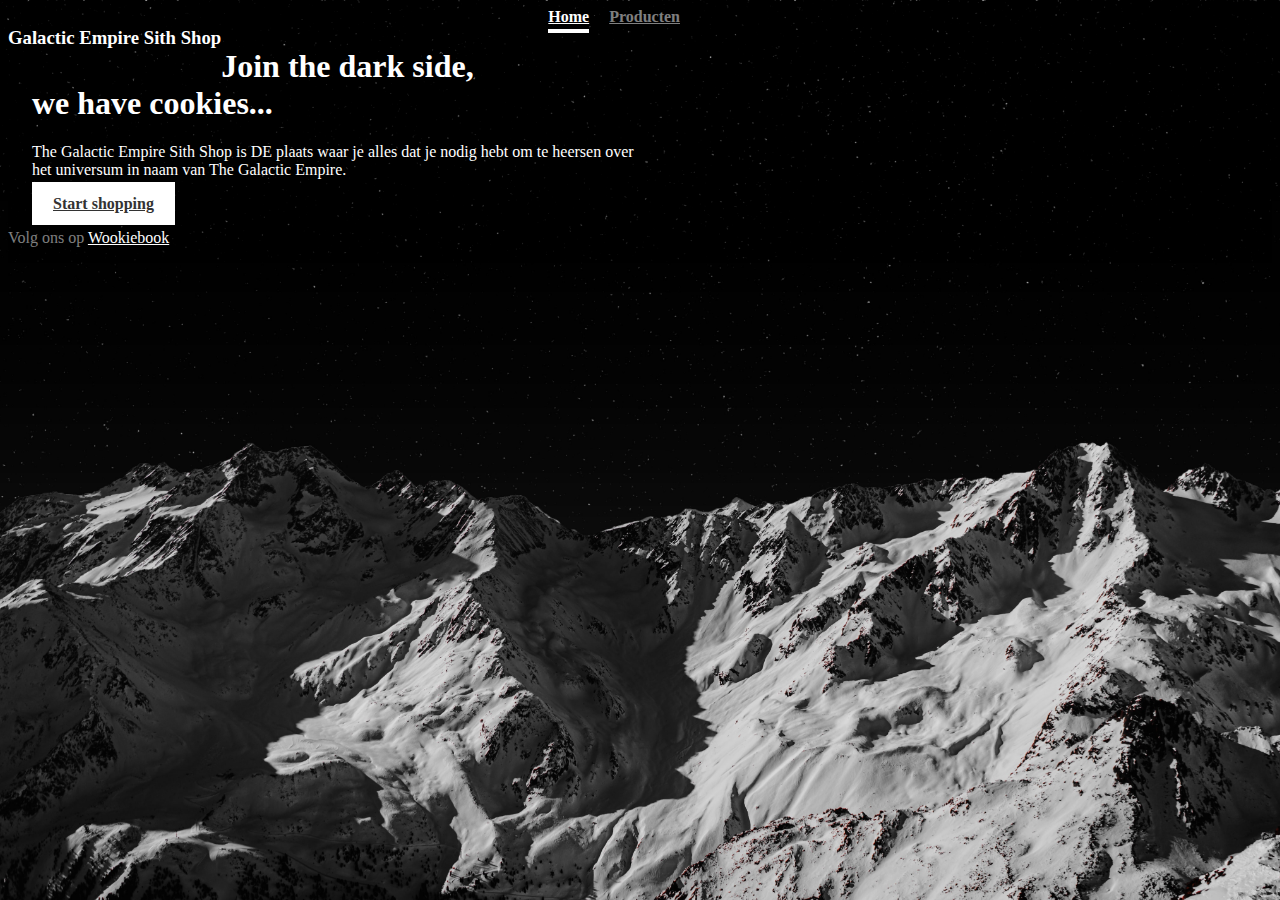
<file: index.html>
<!doctype html>
<html lang="nl">
  <head>
    <meta charset="utf-8">
    <meta name="viewport" content="width=device-width, initial-scale=1, shrink-to-fit=no">
    <title>Galactic Empire Sith Shop</title>
    <link rel="stylesheet" href="https://cdn.jsdelivr.net/npm/bootstrap@4.5.3/dist/css/bootstrap.min.css" integrity="sha384-TX8t27EcRE3e/ihU7zmQxVncDAy5uIKz4rEkgIXeMed4M0jlfIDPvg6uqKI2xXr2" crossorigin="anonymous">
    <link rel='icon' href='GESS.ico' type='image/x-icon'/>

    <style>
      .bd-placeholder-img {
        font-size: 1.125rem;
        text-anchor: middle;
        -webkit-user-select: none;
        -moz-user-select: none;
        -ms-user-select: none;
        user-select: none;
      }

      @media (min-width: 768px) {
        .bd-placeholder-img-lg {
          font-size: 3.5rem;
        }
      }
    </style>
    <!-- Custom styles for this template -->
    <link href="styles/cover.css" rel="stylesheet">
  </head>
  <body class="text-center">
    <div class="cover-container d-flex w-100 h-100 p-3 mx-auto flex-column">
  <header class="masthead mb-auto">
    <div class="inner">
      <h3 class="masthead-brand">Galactic Empire Sith Shop</h3>
      <nav class="nav nav-masthead justify-content-center">
        <a class="nav-link active" href="#">Home</a>
        <a class="nav-link" href="products.html">Producten</a>
      </nav>
    </div>
  </header>
  <main role="main" class="inner cover">
    <h1 class="cover-heading" style="margin-top:40px;">Join the dark side,</br> we have cookies...</h1>
    <p class="lead">The Galactic Empire Sith Shop is DE plaats waar je alles dat je nodig hebt om te heersen over het universum in naam van The Galactic Empire. </p>
    <p class="lead">
      <a href="products.html" class="btn btn-lg btn-secondary">Start shopping</a>
    </p>
  </main>

  <footer class="mastfoot mt-auto">
    <div class="inner">
      <p>Volg ons op <a href="wookiebook.html">Wookiebook</a></p>
    </div>
  </footer>
</div>
<script src="https://code.jquery.com/jquery-3.5.1.slim.min.js" integrity="sha384-DfXdz2htPH0lsSSs5nCTpuj/zy4C+OGpamoFVy38MVBnE+IbbVYUew+OrCXaRkfj" crossorigin="anonymous"></script>
<script src="https://cdn.jsdelivr.net/npm/bootstrap@4.5.3/dist/js/bootstrap.bundle.min.js" integrity="sha384-ho+j7jyWK8fNQe+A12Hb8AhRq26LrZ/JpcUGGOn+Y7RsweNrtN/tE3MoK7ZeZDyx" crossorigin="anonymous"></script>
</body>
</html>
</file>
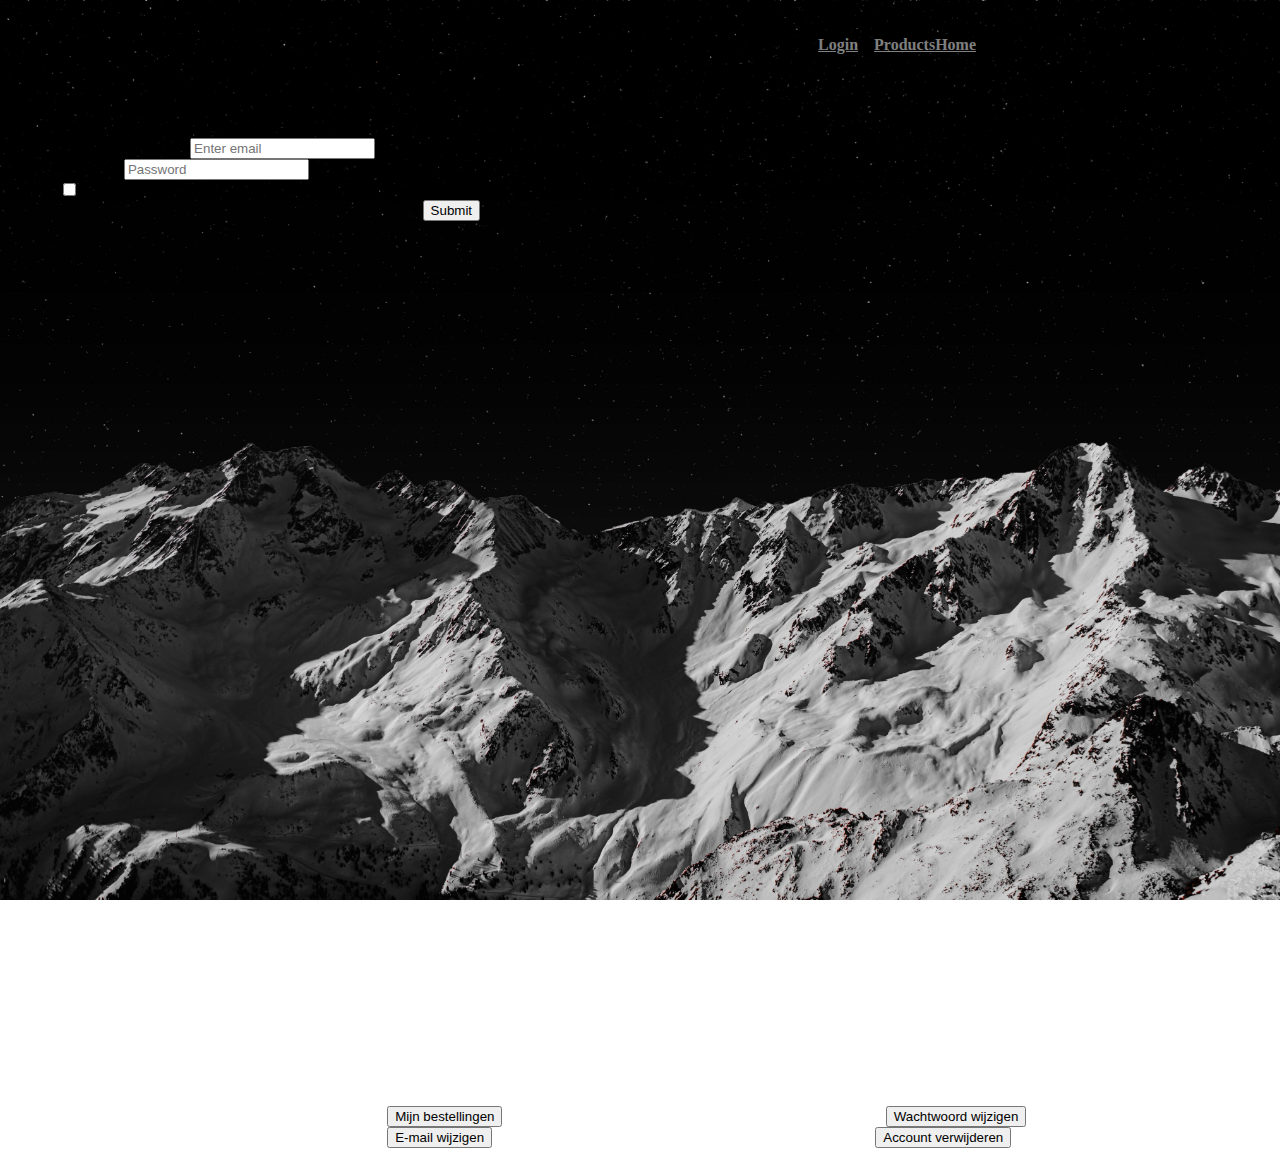
<file: account.html>
<!DOCTYPE html>
<html lang="nl" dir="ltr">
  <head>
    <meta charset="utf-8">
    <meta name="viewport" content="width=device-width, initial-scale=1, shrink-to-fit=no">
    <title>Galactic Empire Sith Shop</title>
    <link rel="stylesheet" href="https://cdn.jsdelivr.net/npm/bootstrap@4.5.3/dist/css/bootstrap.min.css" integrity="sha384-TX8t27EcRE3e/ihU7zmQxVncDAy5uIKz4rEkgIXeMed4M0jlfIDPvg6uqKI2xXr2" crossorigin="anonymous">
    <link rel="stylesheet" href="styles/account.css">
    <link rel='icon' href='GESS.ico' type='image/x-icon'/>
  </head>
  <body>
    <header class="masthead mb-auto">
      <div class="inner">
        <h3 class="masthead-brand text-light" style="text-align:center;">Galactic Empire Sith Shop</h3>
        <nav class="nav nav-masthead justify-content-center">
          <a class="nav-link" href="index.html">Home</a>
          <a class="nav-link" href="products.html">Products</a>
          <a class="nav-link" href="sign_in.php">Login</a>
        </nav>
      </div>
    </header>
    <h1 class="text-light">Welkom XXX</h1>
    <div class="velden">
      <h4 class="text-light">Wachtwoord wijzigen</h4>
      <form>
        <div class="form-group">
          <label for="exampleInputEmail1">Huidig wachtwoord</label>
          <input type="password" class="form-control" id="exampleInputEmail1" aria-describedby="emailHelp" placeholder="Enter email">
          <small id="emailHelp" class="form-text text-muted">We'll never share your email with anyone else.</small>
        </div>
        <div class="form-group">
          <label for="exampleInputPassword1">Password</label>
          <input type="password" class="form-control" id="exampleInputPassword1" placeholder="Password">
        </div>
        <div class="form-check">
          <input type="checkbox" class="form-check-input" id="exampleCheck1">
          <label class="form-check-label" for="exampleCheck1">Check me out</label>
        </div>
        <button type="submit" class="btn btn-primary">Submit</button>
      </form>
    </div>
    <div class="d-flex justify-content-left">
      <div class="btn-group-vertical">
        <button type="button" name="button" class="btn btn-primary" style="margin-top: 70%; margin-left: 30%;">Mijn bestellingen</button>
        <button type="button" name="button" class="btn btn-primary">Wachtwoord wijzigen</button>
        <button type="button" name="button" class="btn btn-primary">E-mail wijzigen</button>
        <button type="button" name="button" class="btn btn-primary">Account verwijderen</button>
      </div>
    </div>
    <script src="https://code.jquery.com/jquery-3.5.1.slim.min.js" integrity="sha384-DfXdz2htPH0lsSSs5nCTpuj/zy4C+OGpamoFVy38MVBnE+IbbVYUew+OrCXaRkfj" crossorigin="anonymous"></script>
    <script src="https://cdn.jsdelivr.net/npm/bootstrap@4.5.3/dist/js/bootstrap.bundle.min.js" integrity="sha384-ho+j7jyWK8fNQe+A12Hb8AhRq26LrZ/JpcUGGOn+Y7RsweNrtN/tE3MoK7ZeZDyx" crossorigin="anonymous"></script>
  </body>
</html>
</file>
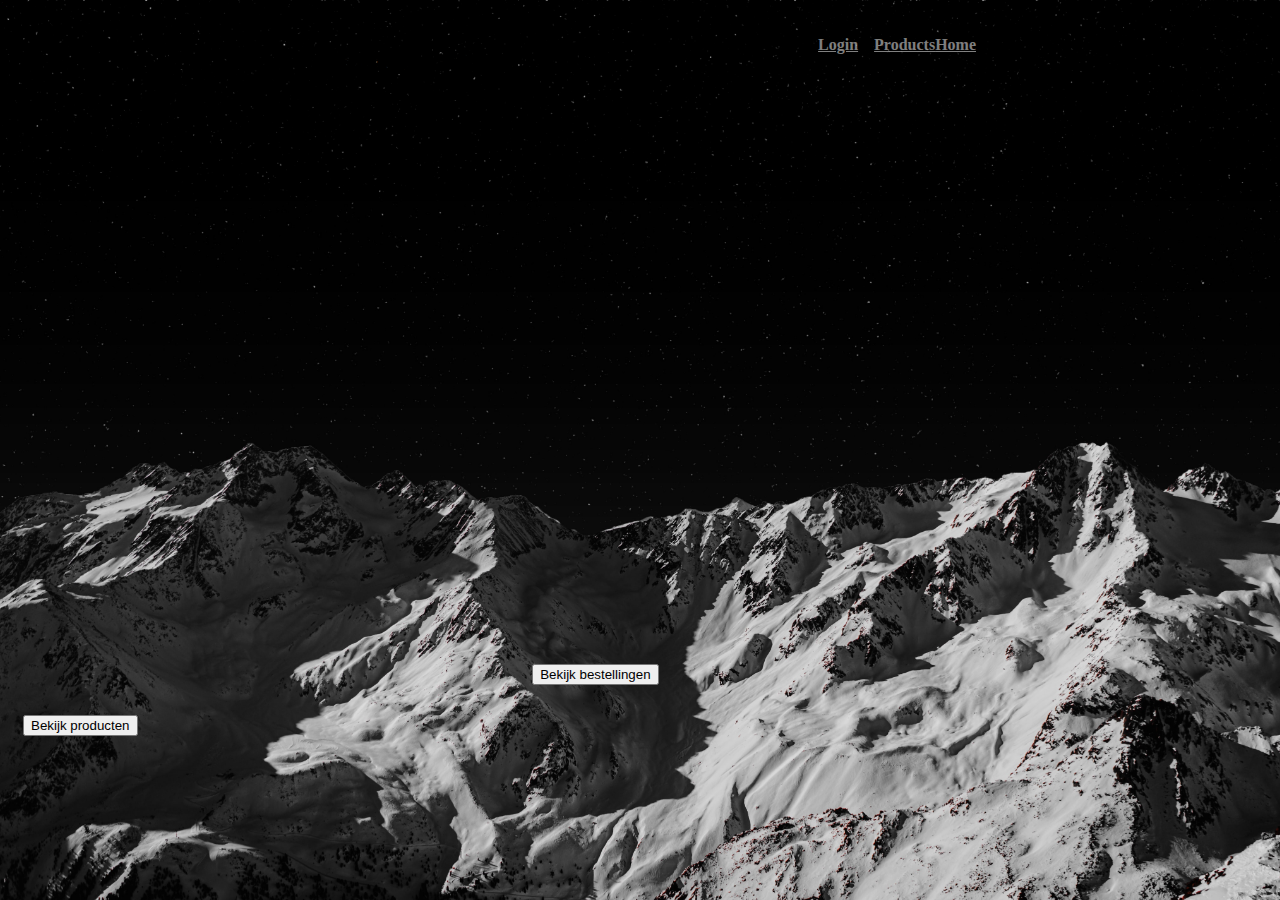
<file: dashboard.html>
<!DOCTYPE html>
<html lang="nl" dir="ltr">
  <head>
    <meta charset="utf-8">
    <meta name="viewport" content="width=device-width, initial-scale=1, shrink-to-fit=no">
    <title>Galactic Empire Sith Shop</title>
    <link rel="stylesheet" href="https://cdn.jsdelivr.net/npm/bootstrap@4.5.3/dist/css/bootstrap.min.css" integrity="sha384-TX8t27EcRE3e/ihU7zmQxVncDAy5uIKz4rEkgIXeMed4M0jlfIDPvg6uqKI2xXr2" crossorigin="anonymous">
    <link rel='icon' href='GESS.ico' type='image/x-icon'/>
    <link rel="stylesheet" href="styles/dashboard.css">
  </head>
  <body>
    <header class="masthead mb-auto">
      <div class="inner">
        <h3 class="masthead-brand text-light" style="text-align:center;">Galactic Empire Sith Shop</h3>
        <nav class="nav nav-masthead justify-content-center">
          <a class="nav-link" href="index.html">Home</a>
          <a class="nav-link" href="products.html">Products</a>
          <a class="nav-link" href="sign_in.php">Login</a>
        </nav>
      </div>
    </header>
    <div class="d-flex justify-content-center">
      <div class="btn-group-vertical">
        <button type="button" name="button" class="btn btn-primary" style="margin-top:50%;">Bekijk bestellingen</button>
        <button type="button" name="button" class="btn btn-primary">Bekijk producten</button>
      </div>
    </div>
    <script src="https://code.jquery.com/jquery-3.5.1.slim.min.js" integrity="sha384-DfXdz2htPH0lsSSs5nCTpuj/zy4C+OGpamoFVy38MVBnE+IbbVYUew+OrCXaRkfj" crossorigin="anonymous"></script>
    <script src="https://cdn.jsdelivr.net/npm/bootstrap@4.5.3/dist/js/bootstrap.bundle.min.js" integrity="sha384-ho+j7jyWK8fNQe+A12Hb8AhRq26LrZ/JpcUGGOn+Y7RsweNrtN/tE3MoK7ZeZDyx" crossorigin="anonymous"></script>
  </body>
</html>
</file>
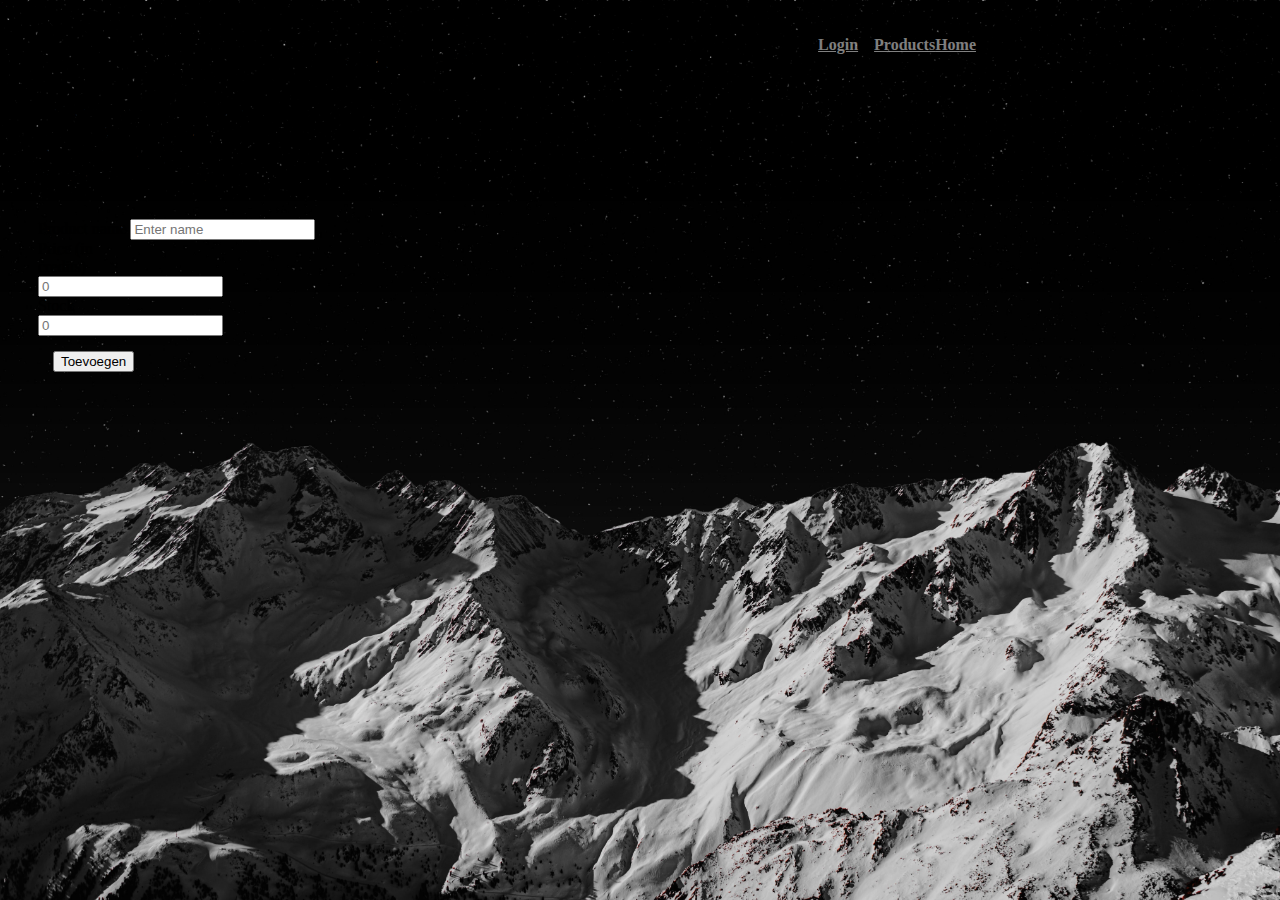
<file: edit_products.html>
<!DOCTYPE html>
<html lang="nl" dir="ltr">
  <head>
    <meta charset="utf-8">
    <meta name="viewport" content="width=device-width, initial-scale=1, shrink-to-fit=no">
    <title>Galactic Empire Sith Shop</title>
    <link rel="stylesheet" href="https://cdn.jsdelivr.net/npm/bootstrap@4.5.3/dist/css/bootstrap.min.css" integrity="sha384-TX8t27EcRE3e/ihU7zmQxVncDAy5uIKz4rEkgIXeMed4M0jlfIDPvg6uqKI2xXr2" crossorigin="anonymous">
    <link rel='icon' href='GESS.ico' type='image/x-icon'/>
    <link rel="stylesheet" href="styles/edit_products.css">
  </head>
  <body>
    <header class="masthead mb-auto">
      <div class="inner">
        <h3 class="masthead-brand text-light" style="text-align:center;">Galactic Empire Sith Shop</h3>
        <nav class="nav nav-masthead justify-content-center">
          <a class="nav-link" href="index.html">Home</a>
          <a class="nav-link" href="products.html">Products</a>
          <a class="nav-link" href="sign_in.php">Login</a>
        </nav>
      </div>
    </header>
    <h1 class="text-light">Products</h1>
    <div>
      <table class="table table-hover table-dark" style="margin:30px;">
        <thead>
          <tr>
            <th scope="col">#</th>
            <th scope="col">Name</th>
            <th scope="col">Price</th>
            <th scope="col">Amount sold</th>
          </tr>
        </thead>
        <tbody>
          <tr>
            <th scope="row">1</th>
            <td>Mark</td>
            <td>Otto</td>
            <td>@mdo</td>
          </tr>
          <tr>
            <th scope="row">2</th>
            <td>Jacob</td>
            <td>Thornton</td>
            <td>@fat</td>
          </tr>
          <tr>
            <th scope="row">3</th>
            <td colspan="2">Larry the Bird</td>
            <td>@twitter</td>
          </tr>
        </tbody>
      </table>
    </div>
    <form style="max-width: 75%; margin: 30px;">
      <div class="form-group">
        <label for="product_name" class="text-light">Product name</label>
        <input type="text" class="form-control" id="product_name" placeholder="Enter name">
      </div>
      <div class="form-group" style="max-width:10%;">
        <label for="price" class="text-light">Price (in credits)</label>
        <input type="number" class="form-control" id="price" placeholder="0">
      </div>
      <div class="form-group" style="max-width:10%;">
        <label for="stock" class="text-light">Stock</label>
        <input type="number" class="form-control" id="stock" placeholder="0">
      </div>
      <button type="submit" class="btn btn-primary">Toevoegen</button>
    </form>
    <script src="https://code.jquery.com/jquery-3.5.1.slim.min.js" integrity="sha384-DfXdz2htPH0lsSSs5nCTpuj/zy4C+OGpamoFVy38MVBnE+IbbVYUew+OrCXaRkfj" crossorigin="anonymous"></script>
    <script src="https://cdn.jsdelivr.net/npm/bootstrap@4.5.3/dist/js/bootstrap.bundle.min.js" integrity="sha384-ho+j7jyWK8fNQe+A12Hb8AhRq26LrZ/JpcUGGOn+Y7RsweNrtN/tE3MoK7ZeZDyx" crossorigin="anonymous"></script>
  </body>
</html>
</file>
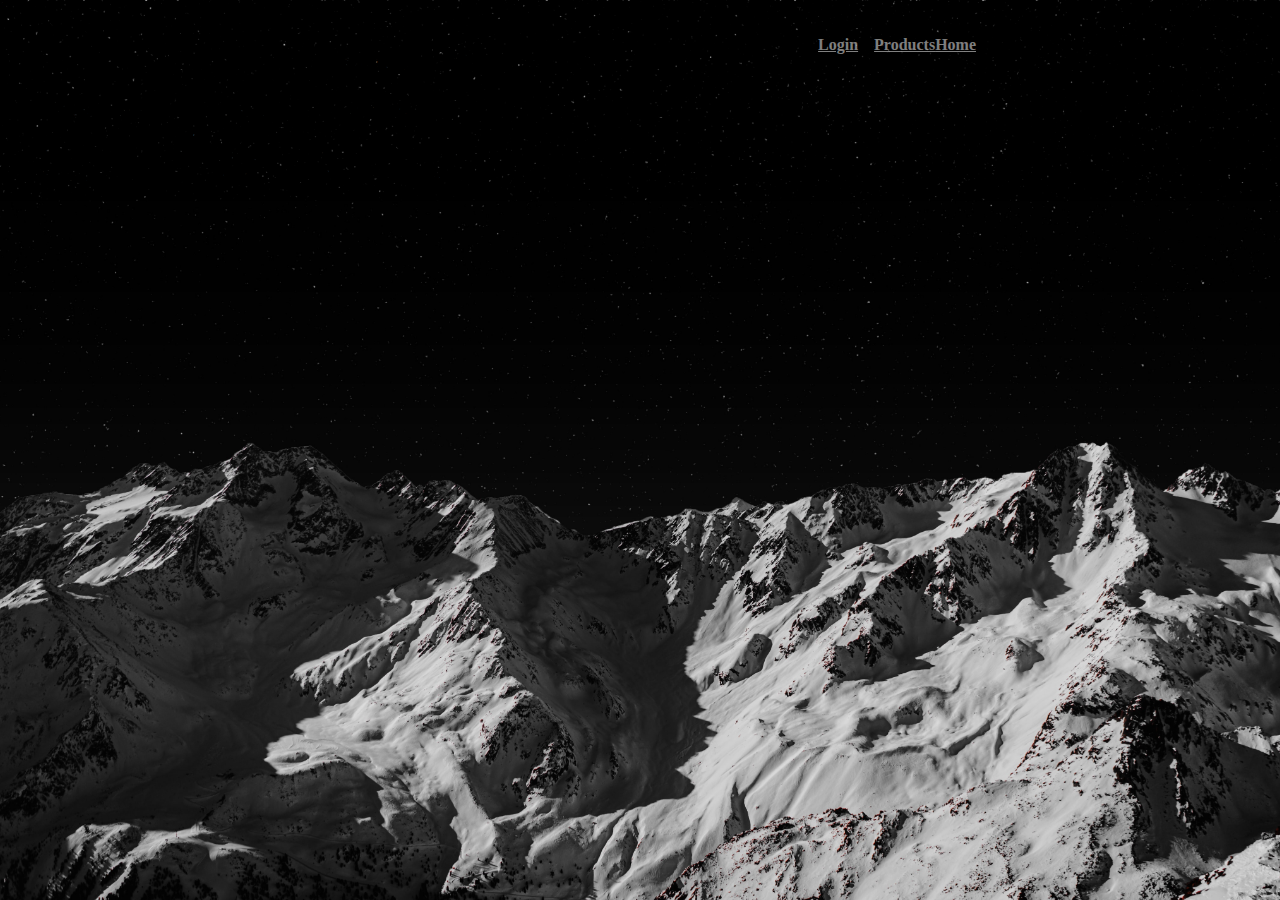
<file: orders.html>
<!DOCTYPE html>
<html lang="nl" dir="ltr">
  <head>
    <meta charset="utf-8">
    <meta name="viewport" content="width=device-width, initial-scale=1, shrink-to-fit=no">
    <title>Galactic Empire Sith Shop</title>
    <link rel="stylesheet" href="https://cdn.jsdelivr.net/npm/bootstrap@4.5.3/dist/css/bootstrap.min.css" integrity="sha384-TX8t27EcRE3e/ihU7zmQxVncDAy5uIKz4rEkgIXeMed4M0jlfIDPvg6uqKI2xXr2" crossorigin="anonymous">
    <link rel='icon' href='GESS.ico' type='image/x-icon'/>
    <link rel="stylesheet" href="styles/edit_products.css">
  </head>
  <body>
    <header class="masthead mb-auto">
      <div class="inner">
        <h3 class="masthead-brand text-light" style="text-align:center;">Galactic Empire Sith Shop</h3>
        <nav class="nav nav-masthead justify-content-center">
          <a class="nav-link" href="index.html">Home</a>
          <a class="nav-link" href="products.html">Products</a>
          <a class="nav-link" href="sign_in.php">Login</a>
        </nav>
      </div>
    </header>
    <h1 class="text-light">Orders</h1>
    <div>
      <table class="table table-hover table-dark" style="margin:30px;">
        <thead>
          <tr>
            <th scope="col">#</th>
            <th scope="col">Customer name</th>
            <th scope="col">Article</th>
            <th scope="col">Price per piece</th>
            <th scope="col">Amount sold</th>
            <th scope="col">Total</th>
          </tr>
        </thead>
        <tbody>
          <tr>
            <th scope="row">1</th>
            <td>Mark</td>
            <td>Otto</td>
            <td>20000</td>
            <td>5</td>
            <td>100000</td>
          </tr>
          <tr>
            <th scope="row">1</th>
            <td>Mark</td>
            <td>Otto</td>
            <td>20000</td>
            <td>5</td>
            <td>100000</td>
          </tr>
          <tr>
            <th scope="row">1</th>
            <td>Mark</td>
            <td>Otto</td>
            <td>20000</td>
            <td>5</td>
            <td>100000</td>
          </tr>
        </tbody>
      </table>
    </div>
    <script src="https://code.jquery.com/jquery-3.5.1.slim.min.js" integrity="sha384-DfXdz2htPH0lsSSs5nCTpuj/zy4C+OGpamoFVy38MVBnE+IbbVYUew+OrCXaRkfj" crossorigin="anonymous"></script>
    <script src="https://cdn.jsdelivr.net/npm/bootstrap@4.5.3/dist/js/bootstrap.bundle.min.js" integrity="sha384-ho+j7jyWK8fNQe+A12Hb8AhRq26LrZ/JpcUGGOn+Y7RsweNrtN/tE3MoK7ZeZDyx" crossorigin="anonymous"></script>
  </body>
</html>
</file>
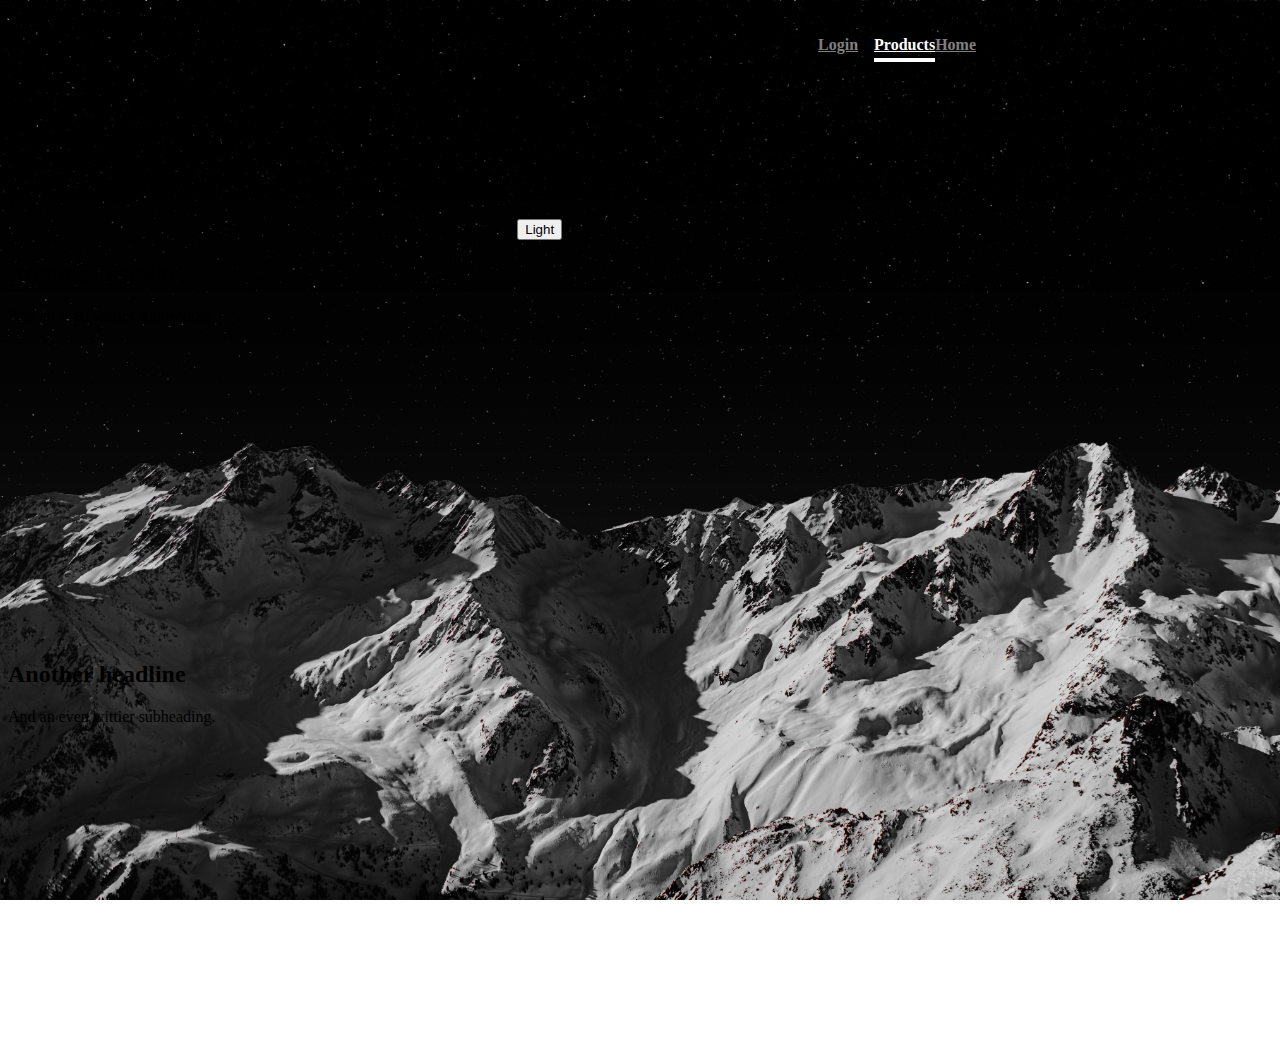
<file: products.html>
<!doctype html>
<html lang="en">
  <head>
    <meta charset="utf-8">
    <meta name="viewport" content="width=device-width, initial-scale=1, shrink-to-fit=no">
    <title>Galactic Empire Sith Shop</title>
    <link rel="stylesheet" href="https://cdn.jsdelivr.net/npm/bootstrap@4.5.3/dist/css/bootstrap.min.css" integrity="sha384-TX8t27EcRE3e/ihU7zmQxVncDAy5uIKz4rEkgIXeMed4M0jlfIDPvg6uqKI2xXr2" crossorigin="anonymous">
    <link rel='icon' href='GESS.ico' type='image/x-icon'/>

    <style>
      .bd-placeholder-img {
        font-size: 1.125rem;
        text-anchor: middle;
        -webkit-user-select: none;
        -moz-user-select: none;
        -ms-user-select: none;
        user-select: none;
      }

      @media (min-width: 768px) {
        .bd-placeholder-img-lg {
          font-size: 3.5rem;
        }
      }
    </style>
    <!-- Custom styles for this template -->
    <link href="styles/product.css" rel="stylesheet">
  </head>
  <body>
  <header class="masthead mb-auto">
    <div class="inner">
      <h3 class="masthead-brand text-light" style="text-align:center;">Galactic Empire Sith Shop</h3>
      <nav class="nav nav-masthead justify-content-center">
        <a class="nav-link" href="index.html">Home</a>
        <a class="nav-link active" href="products.html">Products</a>
        <a class="nav-link" href="sign_in.php">Login</a>
      </nav>
    </div>
  </header>

<div class="position-relative overflow-hidden p-3 p-md-5 m-md-3 text-center">
  <div class="col-md-5 p-lg-5 mx-auto my-5">
    <h1 class="display-4 font-weight-normal text-light">Welcome to our store</h1>
    <p class="lead font-weight-normal text-light">And an even wittier subheading to boot. Jumpstart your marketing efforts with this example based on Apple’s marketing pages.</p>
    <button type="button" class="btn btn-outline-light">Light</button>
  </div>
</div>

<div class="d-md-flex flex-md-equal w-100 my-md-3 pl-md-3">
  <div class="bg-dark mr-md-3 pt-3 px-3 pt-md-5 px-md-5 text-center text-white overflow-hidden">
    <div class="my-3 py-3">
      <h2 class="display-5">Another headline</h2>
      <p class="lead">And an even wittier subheading.</p>
    </div>
    <div class="bg-light shadow-sm mx-auto" style="width: 80%; height: 300px; border-radius: 21px 21px 0 0;"></div>
  </div>
  <div class="bg-dark mr-md-3 pt-3 px-3 pt-md-5 px-md-5 text-center text-white overflow-hidden">
    <div class="my-3 py-3">
      <h2 class="display-5">Another headline</h2>
      <p class="lead">And an even wittier subheading.</p>
    </div>
    <div class="bg-light shadow-sm mx-auto" style="width: 80%; height: 300px; border-radius: 21px 21px 0 0;"></div>
  </div>
</div>
<script src="https://code.jquery.com/jquery-3.5.1.slim.min.js" integrity="sha384-DfXdz2htPH0lsSSs5nCTpuj/zy4C+OGpamoFVy38MVBnE+IbbVYUew+OrCXaRkfj" crossorigin="anonymous"></script>
<script src="https://cdn.jsdelivr.net/npm/bootstrap@4.5.3/dist/js/bootstrap.bundle.min.js" integrity="sha384-ho+j7jyWK8fNQe+A12Hb8AhRq26LrZ/JpcUGGOn+Y7RsweNrtN/tE3MoK7ZeZDyx" crossorigin="anonymous"></script>
</body>
</html>
</file>
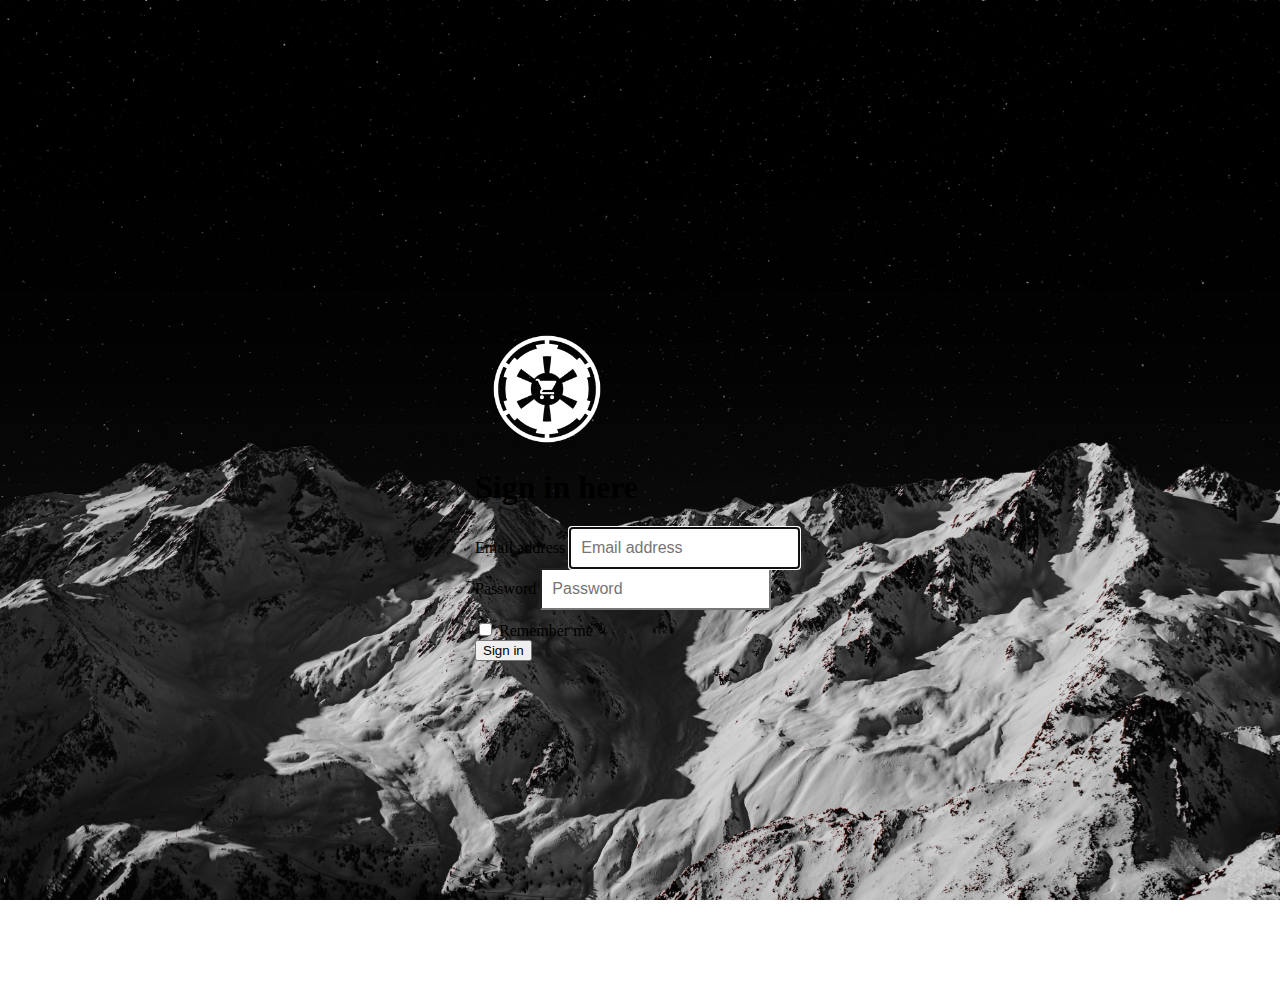
<file: sign_in.html>
<!doctype html>
<html lang="en">
  <head>
    <meta charset="utf-8">
    <meta name="viewport" content="width=device-width, initial-scale=1, shrink-to-fit=no">
    <meta name="description" content="">
    <meta name="author" content="Mark Otto, Jacob Thornton, and Bootstrap contributors">
    <meta name="generator" content="Jekyll v4.1.1">
    <title>Signin</title>
    <link rel="stylesheet" href="https://cdn.jsdelivr.net/npm/bootstrap@4.5.3/dist/css/bootstrap.min.css" integrity="sha384-TX8t27EcRE3e/ihU7zmQxVncDAy5uIKz4rEkgIXeMed4M0jlfIDPvg6uqKI2xXr2" crossorigin="anonymous">
    <link rel='icon' href='GESS.ico' type='image/x-icon'/>

    <style>
      .bd-placeholder-img {
        font-size: 1.125rem;
        text-anchor: middle;
        -webkit-user-select: none;
        -moz-user-select: none;
        -ms-user-select: none;
        user-select: none;
      }

      @media (min-width: 768px) {
        .bd-placeholder-img-lg {
          font-size: 3.5rem;
        }
      }
    </style>
    <!-- Custom styles for this template -->
    <link href="styles/signin.css" rel="stylesheet">
  </head>
  <body class="text-center">
    <form class="form-signin">
  <img class="mb-4" src="images/GESS_logo_light.png" alt="" width="144" height="108">
  <h1 class="h3 mb-3 font-weight-normal text-light">Sign in here</h1>
  <label for="inputEmail" class="sr-only text-light">Email address</label>
  <input type="email" id="inputEmail" class="form-control" placeholder="Email address" required autofocus>
  <label for="inputPassword" class="sr-only">Password</label>
  <input type="password" id="inputPassword" class="form-control" placeholder="Password" required>
  <div class="checkbox mb-3">
    <label class="text-light">
      <input type="checkbox" value="remember-me"> Remember me
    </label>
  </div>
  <button class="btn btn-outline-light btn-lg" type="submit">Sign in</button>
</form>
<script src="https://code.jquery.com/jquery-3.5.1.slim.min.js" integrity="sha384-DfXdz2htPH0lsSSs5nCTpuj/zy4C+OGpamoFVy38MVBnE+IbbVYUew+OrCXaRkfj" crossorigin="anonymous"></script>
<script src="https://cdn.jsdelivr.net/npm/bootstrap@4.5.3/dist/js/bootstrap.bundle.min.js" integrity="sha384-ho+j7jyWK8fNQe+A12Hb8AhRq26LrZ/JpcUGGOn+Y7RsweNrtN/tE3MoK7ZeZDyx" crossorigin="anonymous"></script>
</body>
</html>
</file>
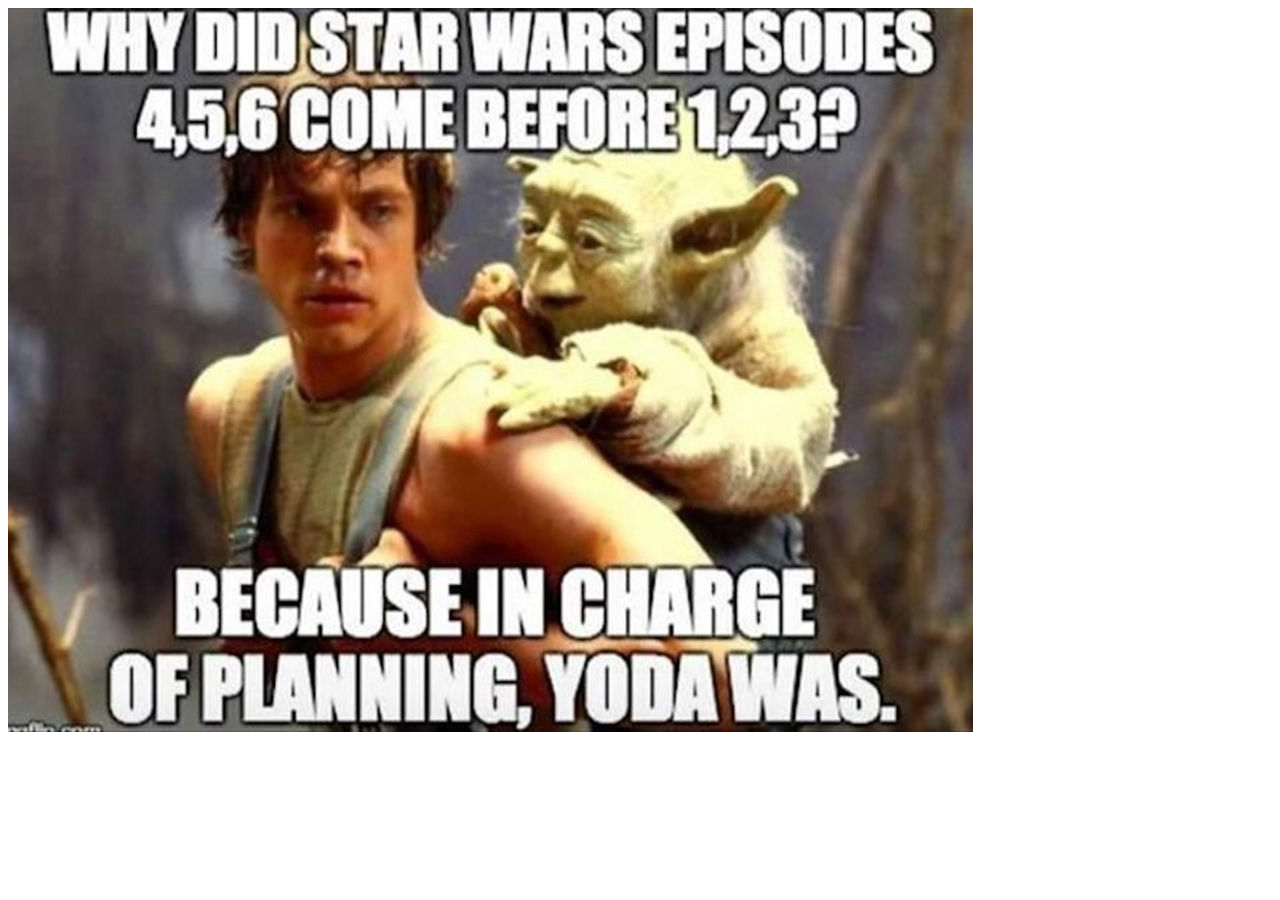
<file: wookiebook.html>
<!DOCTYPE html>
<html lang="en" dir="ltr">
  <head>
    <meta charset="utf-8">
    <title>Wookiebook</title>
    <link rel='icon' href='GESS.ico' type='image/x-icon'/>
  </head>
  <body>
    <img src="images/yodameme.jpg" alt="Here once stood a Yoda meme">
  </body>
</html>
</file>
<file: styles/cover.css>
/*
 * Globals
 */

/* Links */
a,
a:focus,
a:hover {
  color: #fff;
}

/* Custom default button */
.btn-secondary,
.btn-secondary:hover,
.btn-secondary:focus {
  color: #333;
  text-shadow: none; /* Prevent inheritance from `body` */
  background-color: #fff;
  border: .05rem solid #fff;
}


/*
 * Base structure
 */

html,
body {
  background: url(../images/spacemountain.jpg) no-repeat center center fixed;
  -webkit-background-size: cover;
  -moz-background-size: cover;
  -o-background-size: cover;
}

body {
  display: -ms-flexbox;
  display: flex;
  color: #fff;
  text-shadow: 0 .05rem .1rem rgba(0, 0, 0, .5);
  box-shadow: inset 0 0 5rem rgba(0, 0, 0, .5);
}

.cover-container {
  max-width: 42em;
}


/*
 * Header
 */
.masthead {
  margin-bottom: 2rem;
}

.masthead-brand {
  margin-bottom: 0;
}

.nav-masthead .nav-link {
  padding: .25rem 0;
  font-weight: 700;
  color: rgba(255, 255, 255, .5);
  background-color: transparent;
  border-bottom: .25rem solid transparent;
}

.nav-masthead .nav-link:hover,
.nav-masthead .nav-link:focus {
  border-bottom-color: rgba(255, 255, 255, .25);
}

.nav-masthead .nav-link + .nav-link {
  margin-left: 1rem;
}

.nav-masthead .active {
  color: #fff;
  border-bottom-color: #fff;
}

@media (min-width: 48em) {
  .masthead-brand {
    float: left;
  }
  .nav-masthead {
    float: right;
  }
}


/*
 * Cover
 */
.cover {
  padding: 0 1.5rem;
}
.cover .btn-lg {
  padding: .75rem 1.25rem;
  font-weight: 700;
}


/*
 * Footer
 */
.mastfoot {
  color: rgba(255, 255, 255, .5);
}
</file>
<file: styles/account.css>
body {
  background: url(../images/spacemountain.jpg) no-repeat center center fixed;
  -webkit-background-size: cover;
  -moz-background-size: cover;
  -o-background-size: cover;
}

h1 {
  margin-top: 30px;
  margin-left: 4%;
}


button {
  margin-left: 30%;
}

.velden {
  margin-top: 30px;
  margin-left: 4%;
}

.inner{
  max-width: 42em;
  margin-left: auto;
  margin-right: auto;
}

/*
 * Custom translucent site header
 */

.site-header {
  background-color: rgba(52, 58, 64, .85);
  -webkit-backdrop-filter: saturate(180%) blur(20px);
  backdrop-filter: saturate(180%) blur(20px);
}
.site-header a {
  color: rgba(52, 58, 64, .85);
  transition: ease-in-out color .15s;
}
.site-header a:hover {
  color: #fff;
  text-decoration: none;
}

/*
 * Header
 */
.masthead {
  margin-bottom: 2rem;
}

.masthead-brand {
  margin-bottom: 0;
  float: left;
}

.nav-masthead .nav-link {
  padding: .25rem 0;
  font-weight: 700;
  color: rgba(255, 255, 255, .5);
  background-color: transparent;
  border-bottom: .25rem solid transparent;
  float: right;
}

.nav-masthead .nav-link:hover,
.nav-masthead .nav-link:focus {
  border-bottom-color: rgba(255, 255, 255, .25);
}

.nav-masthead .nav-link + .nav-link {
  margin-left: 1rem;
}

.nav-masthead .active {
  color: #fff;
  border-bottom-color: #fff;
}
</file>
<file: styles/dashboard.css>
body {
  background: url(../images/spacemountain.jpg) no-repeat center center fixed;
  -webkit-background-size: cover;
  -moz-background-size: cover;
  -o-background-size: cover;
}

button {
  margin: 15px;
}

.inner{
  max-width: 42em;
  margin-left: auto;
  margin-right: auto;
}

/*
 * Custom translucent site header
 */

.site-header {
  background-color: rgba(52, 58, 64, .85);
  -webkit-backdrop-filter: saturate(180%) blur(20px);
  backdrop-filter: saturate(180%) blur(20px);
}
.site-header a {
  color: rgba(52, 58, 64, .85);
  transition: ease-in-out color .15s;
}
.site-header a:hover {
  color: #fff;
  text-decoration: none;
}

/*
 * Header
 */
.masthead {
  margin-bottom: 2rem;
}

.masthead-brand {
  margin-bottom: 0;
  float: left;
}

.nav-masthead .nav-link {
  padding: .25rem 0;
  font-weight: 700;
  color: rgba(255, 255, 255, .5);
  background-color: transparent;
  border-bottom: .25rem solid transparent;
  float: right;
}

.nav-masthead .nav-link:hover,
.nav-masthead .nav-link:focus {
  border-bottom-color: rgba(255, 255, 255, .25);
}

.nav-masthead .nav-link + .nav-link {
  margin-left: 1rem;
}

.nav-masthead .active {
  color: #fff;
  border-bottom-color: #fff;
}
</file>
<file: styles/edit_products.css>
body {
  background: url(../images/spacemountain.jpg) no-repeat center center fixed;
  -webkit-background-size: cover;
  -moz-background-size: cover;
  -o-background-size: cover;
}

button {
  margin: 15px;
}

.inner{
  max-width: 42em;
  margin-left: auto;
  margin-right: auto;
}

h1 {
  margin:30px;
}

/*
 * Custom translucent site header
 */

.site-header {
  background-color: rgba(52, 58, 64, .85);
  -webkit-backdrop-filter: saturate(180%) blur(20px);
  backdrop-filter: saturate(180%) blur(20px);
}
.site-header a {
  color: rgba(52, 58, 64, .85);
  transition: ease-in-out color .15s;
}
.site-header a:hover {
  color: #fff;
  text-decoration: none;
}

/*
 * Header
 */
.masthead {
  margin-bottom: 2rem;
}

.masthead-brand {
  margin-bottom: 0;
  float: left;
}

.nav-masthead .nav-link {
  padding: .25rem 0;
  font-weight: 700;
  color: rgba(255, 255, 255, .5);
  background-color: transparent;
  border-bottom: .25rem solid transparent;
  float: right;
}

.nav-masthead .nav-link:hover,
.nav-masthead .nav-link:focus {
  border-bottom-color: rgba(255, 255, 255, .25);
}

.nav-masthead .nav-link + .nav-link {
  margin-left: 1rem;
}

.nav-masthead .active {
  color: #fff;
  border-bottom-color: #fff;
}
</file>
<file: styles/product.css>
body {
  background: url(../images/spacemountain.jpg) no-repeat center center fixed;
  -webkit-background-size: cover;
  -moz-background-size: cover;
  -o-background-size: cover;
}

.inner{
  max-width: 42em;
  margin-left: auto;
  margin-right: auto;
}

.container {
  max-width: 960px;
}

/*
 * Custom translucent site header
 */

.site-header {
  background-color: rgba(52, 58, 64, .85);
  -webkit-backdrop-filter: saturate(180%) blur(20px);
  backdrop-filter: saturate(180%) blur(20px);
}
.site-header a {
  color: rgba(52, 58, 64, .85);
  transition: ease-in-out color .15s;
}
.site-header a:hover {
  color: #fff;
  text-decoration: none;
}

/*
 * Header
 */
.masthead {
  margin-bottom: 2rem;
}

.masthead-brand {
  margin-bottom: 0;
  float: left;
}

.nav-masthead .nav-link {
  padding: .25rem 0;
  font-weight: 700;
  color: rgba(255, 255, 255, .5);
  background-color: transparent;
  border-bottom: .25rem solid transparent;
  float: right;
}

.nav-masthead .nav-link:hover,
.nav-masthead .nav-link:focus {
  border-bottom-color: rgba(255, 255, 255, .25);
}

.nav-masthead .nav-link + .nav-link {
  margin-left: 1rem;
}

.nav-masthead .active {
  color: #fff;
  border-bottom-color: #fff;
}

/*
 * Extra utilities
 */

.flex-equal > * {
  -ms-flex: 1;
  flex: 1;
}
@media (min-width: 768px) {
  .flex-md-equal > * {
    -ms-flex: 1;
    flex: 1;
  }
}

.overflow-hidden { overflow: hidden; }
</file>
<file: styles/signin.css>
html,
body {
  height: 100%;
}

body {
  display: -ms-flexbox;
  display: flex;
  -ms-flex-align: center;
  align-items: center;
  padding-top: 40px;
  padding-bottom: 40px;
  background: url(../images/spacemountain.jpg) no-repeat center center fixed;
  -webkit-background-size: cover;
  -moz-background-size: cover;
  -o-background-size: cover;
}

.form-signin {
  width: 100%;
  max-width: 330px;
  padding: 15px;
  margin: auto;
}
.form-signin .checkbox {
  font-weight: 400;
}
.form-signin .form-control {
  position: relative;
  box-sizing: border-box;
  height: auto;
  padding: 10px;
  font-size: 16px;
}
.form-signin .form-control:focus {
  z-index: 2;
}
.form-signin input[type="email"] {
  margin-bottom: -1px;
  border-bottom-right-radius: 0;
  border-bottom-left-radius: 0;
}
.form-signin input[type="password"] {
  margin-bottom: 10px;
  border-top-left-radius: 0;
  border-top-right-radius: 0;
}
</file>
